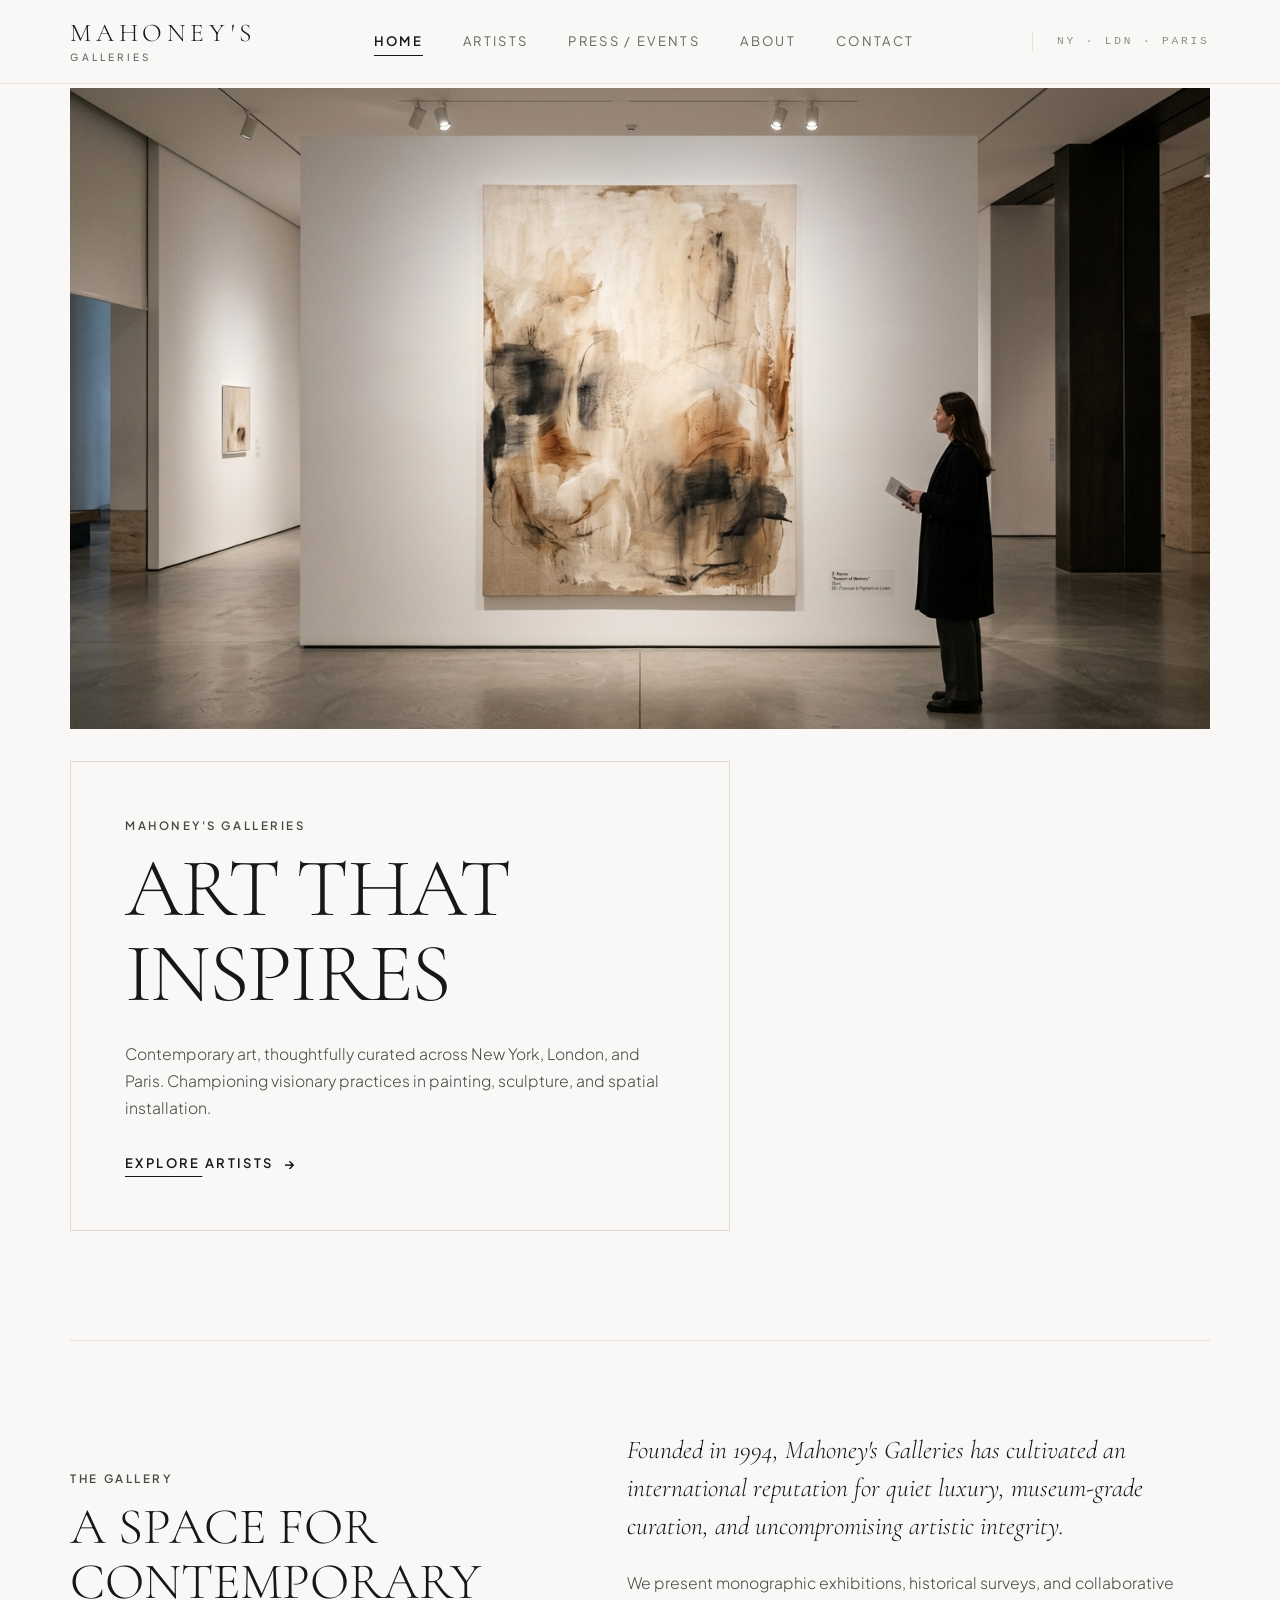
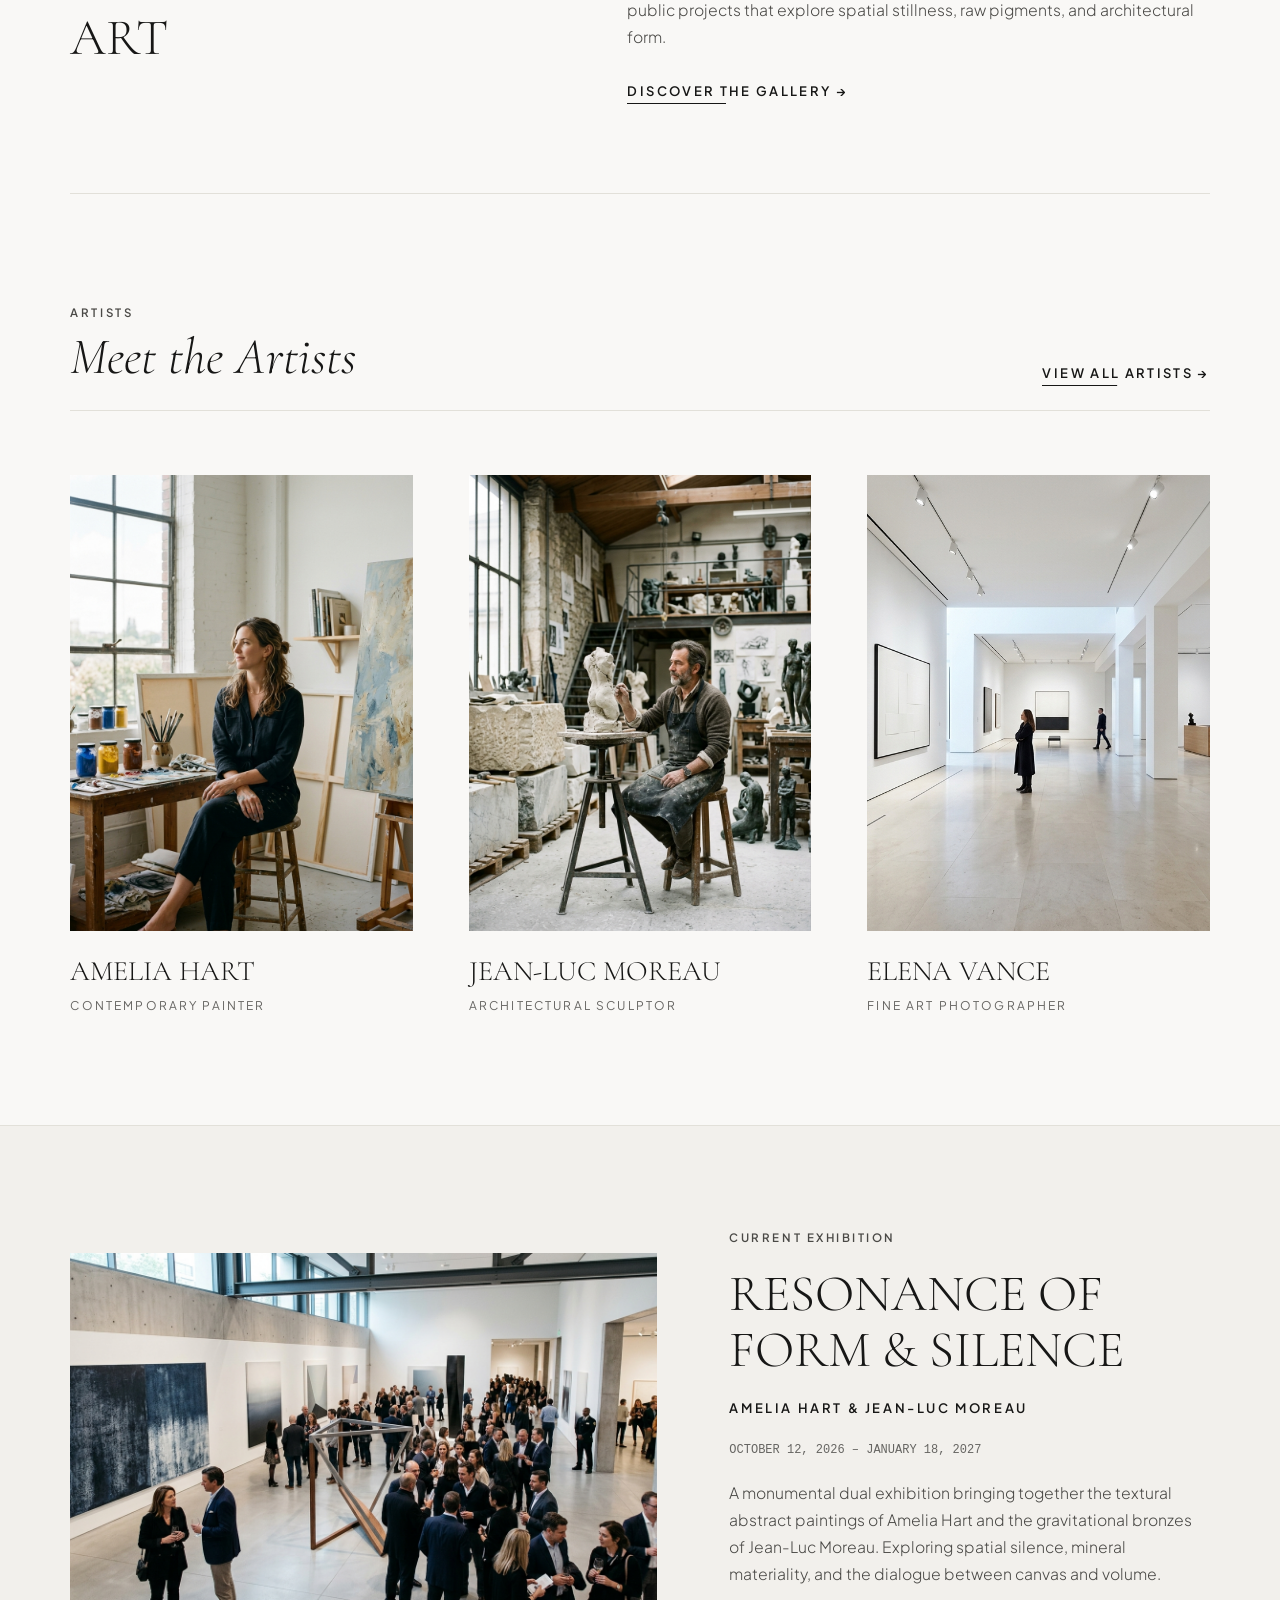
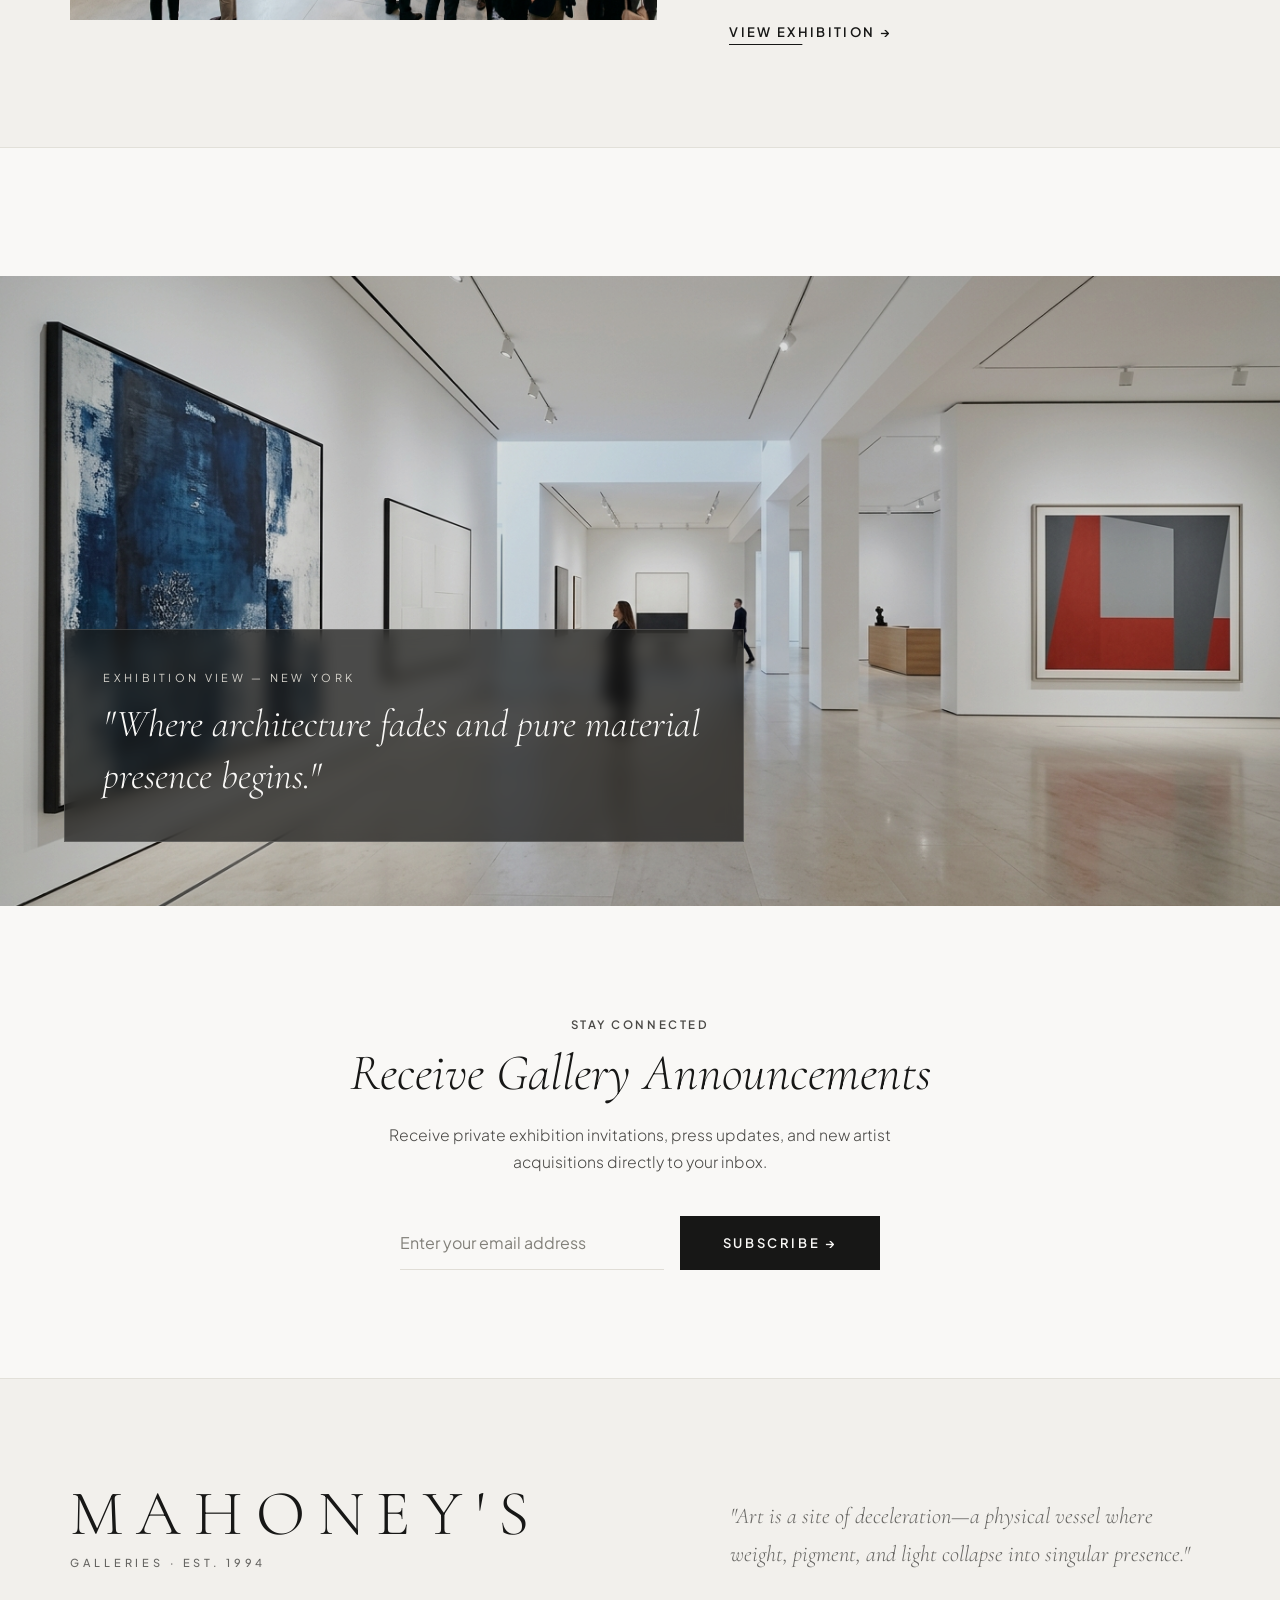
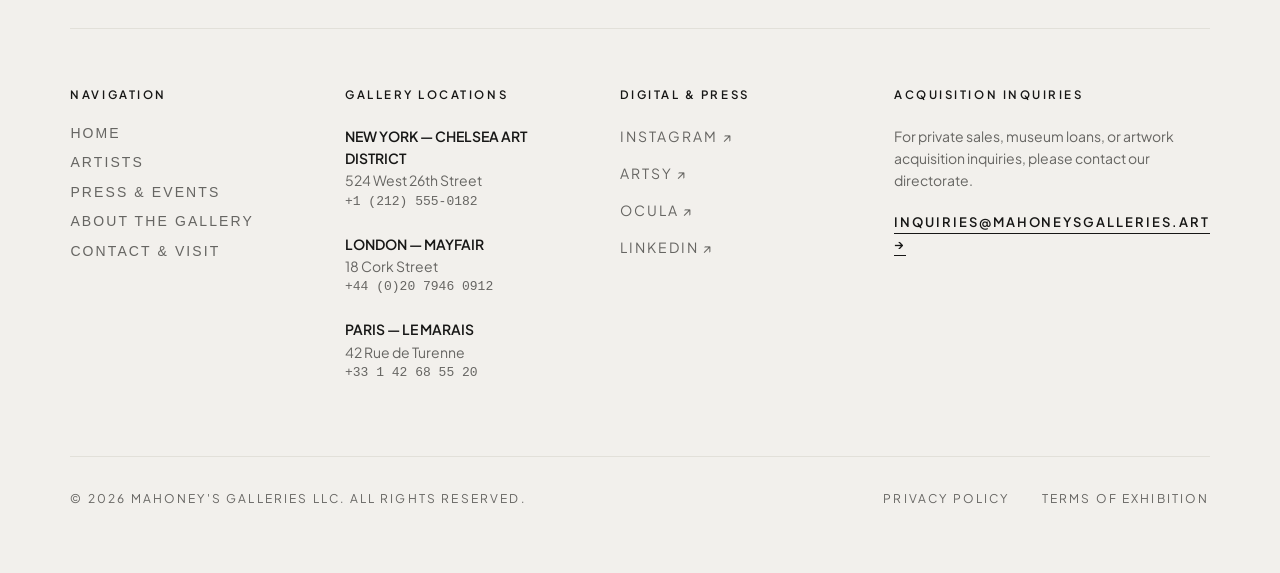
<file: index.html>
<html lang="en"><head>
  <meta charset="UTF-8">
  <meta name="viewport" content="width=device-width, initial-scale=1.0">
  <title>MAHONEY'S GALLERIES | Contemporary Art Institution</title>
  <meta name="description" content="Mahoney's Galleries represents leading contemporary international artists across New York, London, and Paris. Thoughtfully curated exhibitions of modern painting, sculpture, and spatial installation art.">
  
  <!-- Open Graph Meta -->
  <meta property="og:title" content="MAHONEY'S GALLERIES | Contemporary Art &amp; Curated Exhibitions">
  <meta property="og:description" content="A space for contemporary art, ideas, and connection. Representing international contemporary artists.">
  <meta property="og:type" content="website">
  
  <!-- Google Fonts: Cormorant Garamond (Editorial Serif) & Plus Jakarta Sans (Clean Sans-Serif) -->
  <link rel="preconnect" href="https://fonts.googleapis.com">
  <link rel="preconnect" href="https://fonts.gstatic.com" crossorigin="">
  <link href="https://fonts.googleapis.com/css2?family=Cormorant+Garamond:ital,wght@0,300;0,400;0,500;0,600;1,300;1,400&amp;family=Plus+Jakarta+Sans:wght@300;400;500;600;700&amp;display=swap" rel="stylesheet">
  
  <!-- Design System CSS -->
  <link rel="stylesheet" href="src/index.css">
</head>
<body>
  
  <!-- App Mounting Container -->
  <div id="root">
      <div style="min-height: 100vh; display: flex; flex-direction: column; background-color: #F9F8F6; color: #171716;">
        
      <header style="position: fixed; top: 0; left: 0; right: 0; z-index: 40; background-color: rgba(249, 248, 246, 0.96); backdrop-filter: blur(8px); border-bottom: 1px solid #E2E0D9; padding: 1.25rem 0; transition: all 0.3s ease;">
        <div class="gallery-container" style="display: flex; align-items: center; justify-content: space-between;">
          
          <!-- Logo -->
          <button data-nav="home" style="background: none; border: none; text-align: left; cursor: pointer; padding: 0;">
            <span class="font-serif" style="font-size: clamp(1.4rem, 2vw, 1.75rem); letter-spacing: 0.18em; text-transform: uppercase; font-weight: 300; display: block; line-height: 1; color: #171716;">
              MAHONEY'S
            </span>
            <span class="font-sans" style="font-size: 0.625rem; letter-spacing: 0.32em; color: #666562; text-transform: uppercase; display: block; margin-top: 5px; font-weight: 500;">
              GALLERIES
            </span>
          </button>

          <!-- Desktop Nav (860px+) -->
          <nav class="nav-desktop-only" style="align-items: center; gap: 2.5rem;">
            
                <button data-nav="home" class="header-nav-link" style="color: #171716; font-weight: 600; border-bottom: 1px solid #171716;">
                  Home
                </button>
              
                <button data-nav="artists" class="header-nav-link" style="color: #666562; font-weight: 400; border-bottom: 1px solid transparent;">
                  Artists
                </button>
              
                <button data-nav="press-events" class="header-nav-link" style="color: #666562; font-weight: 400; border-bottom: 1px solid transparent;">
                  Press / Events
                </button>
              
                <button data-nav="about" class="header-nav-link" style="color: #666562; font-weight: 400; border-bottom: 1px solid transparent;">
                  About
                </button>
              
                <button data-nav="contact" class="header-nav-link" style="color: #666562; font-weight: 400; border-bottom: 1px solid transparent;">
                  Contact
                </button>
              
          </nav>

          <!-- Location Indicator Desktop -->
          <div class="nav-desktop-only" style="align-items: center; gap: 0.6rem; font-size: 0.7rem; letter-spacing: 0.25em; color: #8E8C86; font-family: var(--font-mono); text-transform: uppercase; border-left: 1px solid #E2E0D9; padding-left: 1.5rem;">
            <span>NY</span><span>·</span><span>LDN</span><span>·</span><span>PARIS</span>
          </div>

          <!-- Mobile Hamburger Toggle (< 860px) -->
          <button id="toggle-mobile-menu" class="hamburger-mobile-only" style="background: none; border: none; cursor: pointer; font-family: var(--font-sans); font-size: 0.8125rem; letter-spacing: 0.2em; text-transform: uppercase; font-weight: 600; color: #171716; padding: 0.5rem 0; align-items: center; gap: 0.5rem;">
            <span>MENU</span>
            <span style="font-size: 1.2rem; line-height: 1;">☰</span>
          </button>

        </div>
      </header>
    
        <main style="flex: 1;">
          
      <div style="padding-top: 5.5rem;">
        
        <!-- HERO SECTION -->
        <section class="gallery-container section-margin">
          <div class="hero-wrapper">
            
            <!-- Hero Image Container (65-75vh mobile) -->
            <div class="art-img-container" style="aspect-ratio: 16/9; max-height: 75vh; min-height: 50vh;">
              <img src="images/hero_artwork.jpg" alt="Contemporary Art Exhibition Hero Canvas">
            </div>

            <!-- Dedicated High-Contrast Text Card -->
            <div class="hero-text-card">
              <span class="section-label" style="display: block; margin-bottom: 0.75rem;">MAHONEY'S GALLERIES</span>
              
              <h1 class="hero-display-title" style="text-transform: uppercase; margin-bottom: 1.5rem;">
                ART THAT<br>INSPIRES
              </h1>
              
              <p class="body-text-editorial" style="margin-bottom: 2rem;">
                Contemporary art, thoughtfully curated across New York, London, and Paris. Championing visionary practices in painting, sculpture, and spatial installation.
              </p>

              <div>
                <button data-nav="artists" class="link-editorial">
                  <span>EXPLORE ARTISTS</span> <span class="arrow-icon">→</span>
                </button>
              </div>
            </div>

          </div>
        </section>

        <!-- INTRODUCTION SECTION -->
        <section class="gallery-container section-margin">
          <div style="border-top: 1px solid #E2E0D9; border-bottom: 1px solid #E2E0D9; padding: clamp(3.5rem, 7vw, 6.5rem) 0;">
            <div class="intro-grid">
              <div>
                <span class="section-label" style="display: block; margin-bottom: 0.75rem;">THE GALLERY</span>
                <h2 class="section-heading-large" style="text-transform: uppercase;">
                  A SPACE FOR<br>CONTEMPORARY<br>ART
                </h2>
              </div>
              <div style="display: flex; flex-direction: column; gap: 1.5rem;">
                <p class="font-serif" style="font-size: clamp(1.25rem, 2vw, 1.65rem); font-style: italic; font-weight: 300; line-height: 1.5; color: #171716;">
                  Founded in 1994, Mahoney's Galleries has cultivated an international reputation for quiet luxury, museum-grade curation, and uncompromising artistic integrity.
                </p>
                <p class="body-text-editorial">
                  We present monographic exhibitions, historical surveys, and collaborative public projects that explore spatial stillness, raw pigments, and architectural form.
                </p>
                <div style="padding-top: 0.5rem;">
                  <button data-nav="about" class="link-editorial">
                    DISCOVER THE GALLERY →
                  </button>
                </div>
              </div>
            </div>
          </div>
        </section>

        <!-- FEATURED ARTISTS -->
        <section class="gallery-container section-margin">
          <div style="display: flex; flex-wrap: wrap; justify-content: space-between; align-items: flex-end; gap: 1.5rem; margin-bottom: clamp(2.5rem, 5vw, 4rem); border-bottom: 1px solid #E2E0D9; padding-bottom: 1.5rem;">
            <div>
              <span class="section-label" style="display: block; margin-bottom: 0.5rem;">ARTISTS</span>
              <h2 class="section-heading-large" style="font-style: italic;">Meet the Artists</h2>
            </div>
            <button data-nav="artists" class="link-editorial">VIEW ALL ARTISTS →</button>
          </div>

          <div class="artists-grid">
            
              <div data-select-artist="amelia-hart" style="cursor: pointer;">
                <div class="art-img-container" style="aspect-ratio: 3/4; margin-bottom: 1.5rem;">
                  <img src="images/artist_amelia.jpg" alt="AMELIA HART">
                </div>
                <h3 class="subheading-title" style="margin-bottom: 0.5rem;">AMELIA HART</h3>
                <p class="font-sans" style="font-size: clamp(0.75rem, 0.9vw, 0.875rem); letter-spacing: 0.18em; color: #666562; text-transform: uppercase;">
                  Contemporary Painter
                </p>
              </div>
            
              <div data-select-artist="jean-luc-moreau" style="cursor: pointer;">
                <div class="art-img-container" style="aspect-ratio: 3/4; margin-bottom: 1.5rem;">
                  <img src="images/artist_jean_luc.jpg" alt="JEAN-LUC MOREAU">
                </div>
                <h3 class="subheading-title" style="margin-bottom: 0.5rem;">JEAN-LUC MOREAU</h3>
                <p class="font-sans" style="font-size: clamp(0.75rem, 0.9vw, 0.875rem); letter-spacing: 0.18em; color: #666562; text-transform: uppercase;">
                  Architectural Sculptor
                </p>
              </div>
            
              <div data-select-artist="elena-vance" style="cursor: pointer;">
                <div class="art-img-container" style="aspect-ratio: 3/4; margin-bottom: 1.5rem;">
                  <img src="images/gallery_interior.jpg" alt="ELENA VANCE">
                </div>
                <h3 class="subheading-title" style="margin-bottom: 0.5rem;">ELENA VANCE</h3>
                <p class="font-sans" style="font-size: clamp(0.75rem, 0.9vw, 0.875rem); letter-spacing: 0.18em; color: #666562; text-transform: uppercase;">
                  Fine Art Photographer
                </p>
              </div>
            
          </div>
        </section>

        <!-- CURRENT EXHIBITION -->
        <section style="background-color: #F2F0EC; border-top: 1px solid #E2E0D9; border-bottom: 1px solid #E2E0D9; padding: clamp(4rem, 8vw, 8rem) 0; margin-bottom: clamp(4.5rem, 10vw, 10.5rem);">
          <div class="gallery-container">
            <div class="exhibition-grid">
              <div class="art-img-container" style="aspect-ratio: 16/10;">
                <img src="images/exhibition_installation.jpg" alt="RESONANCE OF FORM &amp; SILENCE">
              </div>
              <div style="display: flex; flex-direction: column; gap: 1.25rem;">
                <span class="section-label">CURRENT EXHIBITION</span>
                <h2 class="section-heading-large" style="text-transform: uppercase;">RESONANCE OF FORM &amp; SILENCE</h2>
                <p class="font-sans" style="font-size: clamp(0.8125rem, 1vw, 0.9375rem); letter-spacing: 0.2em; font-weight: 600; text-transform: uppercase; color: #171716;">
                  AMELIA HART &amp; JEAN-LUC MOREAU
                </p>
                <p class="font-mono" style="font-size: clamp(0.75rem, 0.9vw, 0.8125rem); color: #666562; text-transform: uppercase;">
                  OCTOBER 12, 2026 – JANUARY 18, 2027
                </p>
                <p class="body-text-editorial">A monumental dual exhibition bringing together the textural abstract paintings of Amelia Hart and the gravitational bronzes of Jean-Luc Moreau. Exploring spatial silence, mineral materiality, and the dialogue between canvas and volume.</p>
                <div style="padding-top: 1rem;">
                  <button data-open-event="exhibition-resonance" class="link-editorial">VIEW EXHIBITION →</button>
                </div>
              </div>
            </div>
          </div>
        </section>

        <!-- FULL-WIDTH ARTWORK MOMENT -->
        <section class="section-margin">
          <div style="height: clamp(55vh, 70vh, 80vh); position: relative; overflow: hidden; background-color: #171716;">
            <img src="images/gallery_interior.jpg" alt="Gallery Spatial Moment" style="width: 100%; height: 100%; object-fit: cover; opacity: 0.85;">
            <div style="position: absolute; bottom: clamp(2rem, 5vw, 5rem); left: clamp(1.5rem, 5vw, 5rem); right: clamp(1.5rem, 5vw, 5rem); color: #F9F8F6; max-width: 680px; background-color: rgba(23, 23, 22, 0.7); backdrop-filter: blur(8px); padding: clamp(1.5rem, 3vw, 2.5rem); border: 1px solid rgba(255,255,255,0.15);">
              <span class="font-sans" style="font-size: clamp(0.6875rem, 0.8vw, 0.75rem); letter-spacing: 0.3em; text-transform: uppercase; display: block; margin-bottom: 0.75rem; color: #D5D2CB;">
                EXHIBITION VIEW — NEW YORK
              </span>
              <p class="font-serif" style="font-style: italic; font-size: clamp(1.5rem, 3vw, 2.4rem); font-weight: 300; line-height: 1.35;">
                "Where architecture fades and pure material presence begins."
              </p>
            </div>
          </div>
        </section>

        <!-- NEWSLETTER SECTION -->
        <section class="gallery-container section-margin" style="max-width: 780px; text-align: center;">
          <span class="section-label" style="display: block; margin-bottom: 0.75rem;">STAY CONNECTED</span>
          
          <h2 class="section-heading-large" style="font-style: italic; margin-bottom: 1.25rem;">
            Receive Gallery Announcements
          </h2>
          
          <p class="body-text-editorial" style="max-width: 540px; margin: 0 auto 2.5rem auto;">
            Receive private exhibition invitations, press updates, and new artist acquisitions directly to your inbox.
          </p>
          
          <form id="newsletter-form" style="display: flex; flex-direction: row; flex-wrap: wrap; gap: 1rem; justify-content: center; max-width: 480px; margin: 0 auto;">
            <input type="email" required="" placeholder="Enter your email address" class="form-input-minimal" style="flex: 1 1 240px;">
            <button type="submit" class="btn-primary-dark" style="flex: 0 0 auto;">SUBSCRIBE →</button>
          </form>
        </section>

      </div>
    
        </main>
        
      <footer style="background-color: #F2F0EC; border-top: 1px solid #E2E0D9; color: #171716; padding-top: clamp(4rem, 8vw, 7rem); padding-bottom: 4rem;">
        <div class="gallery-container">
          
          <div style="border-bottom: 1px solid #E2E0D9; padding-bottom: 3.5rem; margin-bottom: 3.5rem; display: flex; flex-wrap: wrap; align-items: flex-end; justify-content: space-between; gap: 2.5rem;">
            <div>
              <span class="font-serif" style="font-size: clamp(2.5rem, 5vw, 4rem); letter-spacing: 0.2em; font-weight: 300; text-transform: uppercase; display: block; line-height: 1;">
                MAHONEY'S
              </span>
              <span class="font-sans" style="font-size: 0.6875rem; letter-spacing: 0.35em; color: #666562; text-transform: uppercase; display: block; margin-top: 8px; font-weight: 500;">
                GALLERIES · EST. 1994
              </span>
            </div>
            <p class="font-serif" style="font-style: italic; font-size: clamp(1.15rem, 1.8vw, 1.4rem); color: #666562; max-width: 480px; font-weight: 300;">
              "Art is a site of deceleration—a physical vessel where weight, pigment, and light collapse into singular presence."
            </p>
          </div>

          <div class="footer-grid" style="margin-bottom: 4.5rem; font-size: 0.875rem;">
            <div>
              <h4 class="section-label" style="margin-bottom: 1.25rem; color: #171716;">NAVIGATION</h4>
              <div style="display: flex; flex-direction: column; gap: 0.85rem; text-transform: uppercase; letter-spacing: 0.15em; color: #666562;">
                <button data-nav="home" style="background: none; border: none; text-transform: uppercase; letter-spacing: 0.15em; color: #666562; text-align: left; cursor: pointer; font-size: 0.875rem;">Home</button>
                <button data-nav="artists" style="background: none; border: none; text-transform: uppercase; letter-spacing: 0.15em; color: #666562; text-align: left; cursor: pointer; font-size: 0.875rem;">Artists</button>
                <button data-nav="press-events" style="background: none; border: none; text-transform: uppercase; letter-spacing: 0.15em; color: #666562; text-align: left; cursor: pointer; font-size: 0.875rem;">Press &amp; Events</button>
                <button data-nav="about" style="background: none; border: none; text-transform: uppercase; letter-spacing: 0.15em; color: #666562; text-align: left; cursor: pointer; font-size: 0.875rem;">About the Gallery</button>
                <button data-nav="contact" style="background: none; border: none; text-transform: uppercase; letter-spacing: 0.15em; color: #666562; text-align: left; cursor: pointer; font-size: 0.875rem;">Contact &amp; Visit</button>
              </div>
            </div>

            <div>
              <h4 class="section-label" style="margin-bottom: 1.25rem; color: #171716;">GALLERY LOCATIONS</h4>
              <div style="display: flex; flex-direction: column; gap: 1.25rem; color: #666562; line-height: 1.6;">
                
                  <div>
                    <strong style="color: #171716; text-transform: uppercase; display: block; font-weight: 600;">New York — Chelsea Art District</strong>
                    <p style="font-size: 0.875rem;">524 West 26th Street</p>
                    <p class="font-mono" style="font-size: 0.8125rem;">+1 (212) 555-0182</p>
                  </div>
                
                  <div>
                    <strong style="color: #171716; text-transform: uppercase; display: block; font-weight: 600;">London — Mayfair</strong>
                    <p style="font-size: 0.875rem;">18 Cork Street</p>
                    <p class="font-mono" style="font-size: 0.8125rem;">+44 (0)20 7946 0912</p>
                  </div>
                
                  <div>
                    <strong style="color: #171716; text-transform: uppercase; display: block; font-weight: 600;">Paris — Le Marais</strong>
                    <p style="font-size: 0.875rem;">42 Rue de Turenne</p>
                    <p class="font-mono" style="font-size: 0.8125rem;">+33 1 42 68 55 20</p>
                  </div>
                
              </div>
            </div>

            <div>
              <h4 class="section-label" style="margin-bottom: 1.25rem; color: #171716;">DIGITAL &amp; PRESS</h4>
              <div style="display: flex; flex-direction: column; gap: 0.85rem; text-transform: uppercase; letter-spacing: 0.15em; color: #666562;">
                <a href="https://instagram.com" target="_blank" style="color: #666562; text-decoration: none;">Instagram ↗</a>
                <a href="https://artsy.net" target="_blank" style="color: #666562; text-decoration: none;">Artsy ↗</a>
                <a href="https://ocula.com" target="_blank" style="color: #666562; text-decoration: none;">Ocula ↗</a>
                <a href="https://linkedin.com" target="_blank" style="color: #666562; text-decoration: none;">LinkedIn ↗</a>
              </div>
            </div>

            <div>
              <h4 class="section-label" style="margin-bottom: 1.25rem; color: #171716;">ACQUISITION INQUIRIES</h4>
              <p style="color: #666562; margin-bottom: 1.25rem; line-height: 1.6; font-size: 0.875rem;">
                For private sales, museum loans, or artwork acquisition inquiries, please contact our directorate.
              </p>
              <a href="mailto:inquiries@mahoneysgalleries.art" style="color: #171716; font-weight: 600; text-transform: uppercase; letter-spacing: 0.15em; border-bottom: 1px solid #171716; padding-bottom: 3px; text-decoration: none; font-size: 0.8125rem;">
                inquiries@mahoneysgalleries.art →
              </a>
            </div>
          </div>

          <div style="border-top: 1px solid #E2E0D9; padding-top: 2rem; display: flex; flex-wrap: wrap; justify-content: space-between; align-items: center; gap: 1.5rem; font-size: 0.75rem; color: #666562; letter-spacing: 0.18em; text-transform: uppercase;">
            <p>© 2026 MAHONEY'S GALLERIES LLC. ALL RIGHTS RESERVED.</p>
            <div style="display: flex; gap: 2rem;">
              <span>PRIVACY POLICY</span>
              <span>TERMS OF EXHIBITION</span>
            </div>
          </div>
        </div>
      </footer>
    
        
        
      </div>
    </div>

  <!-- Standalone Browser Script (Zero Build Step Required, Works Directly via file:// or http://) -->
  <script src="js/app.js"></script>



</body></html>
</file>
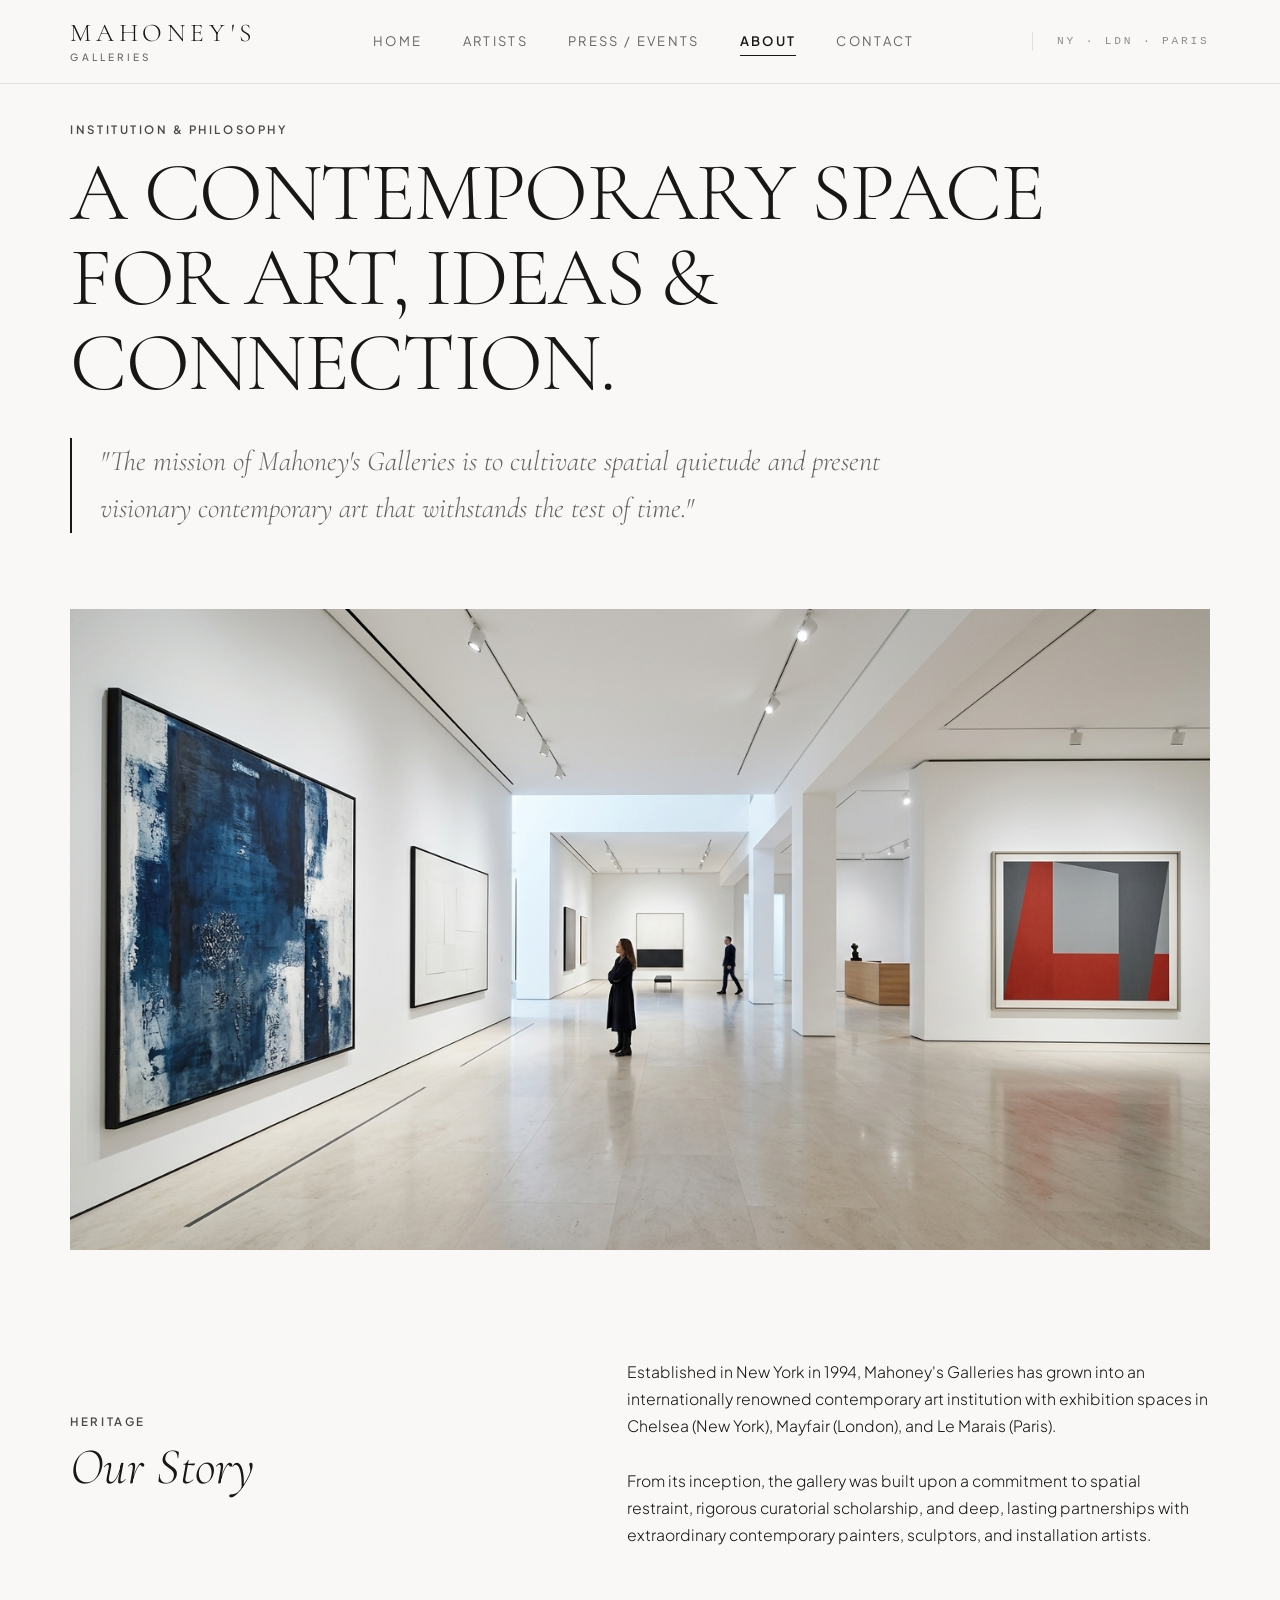
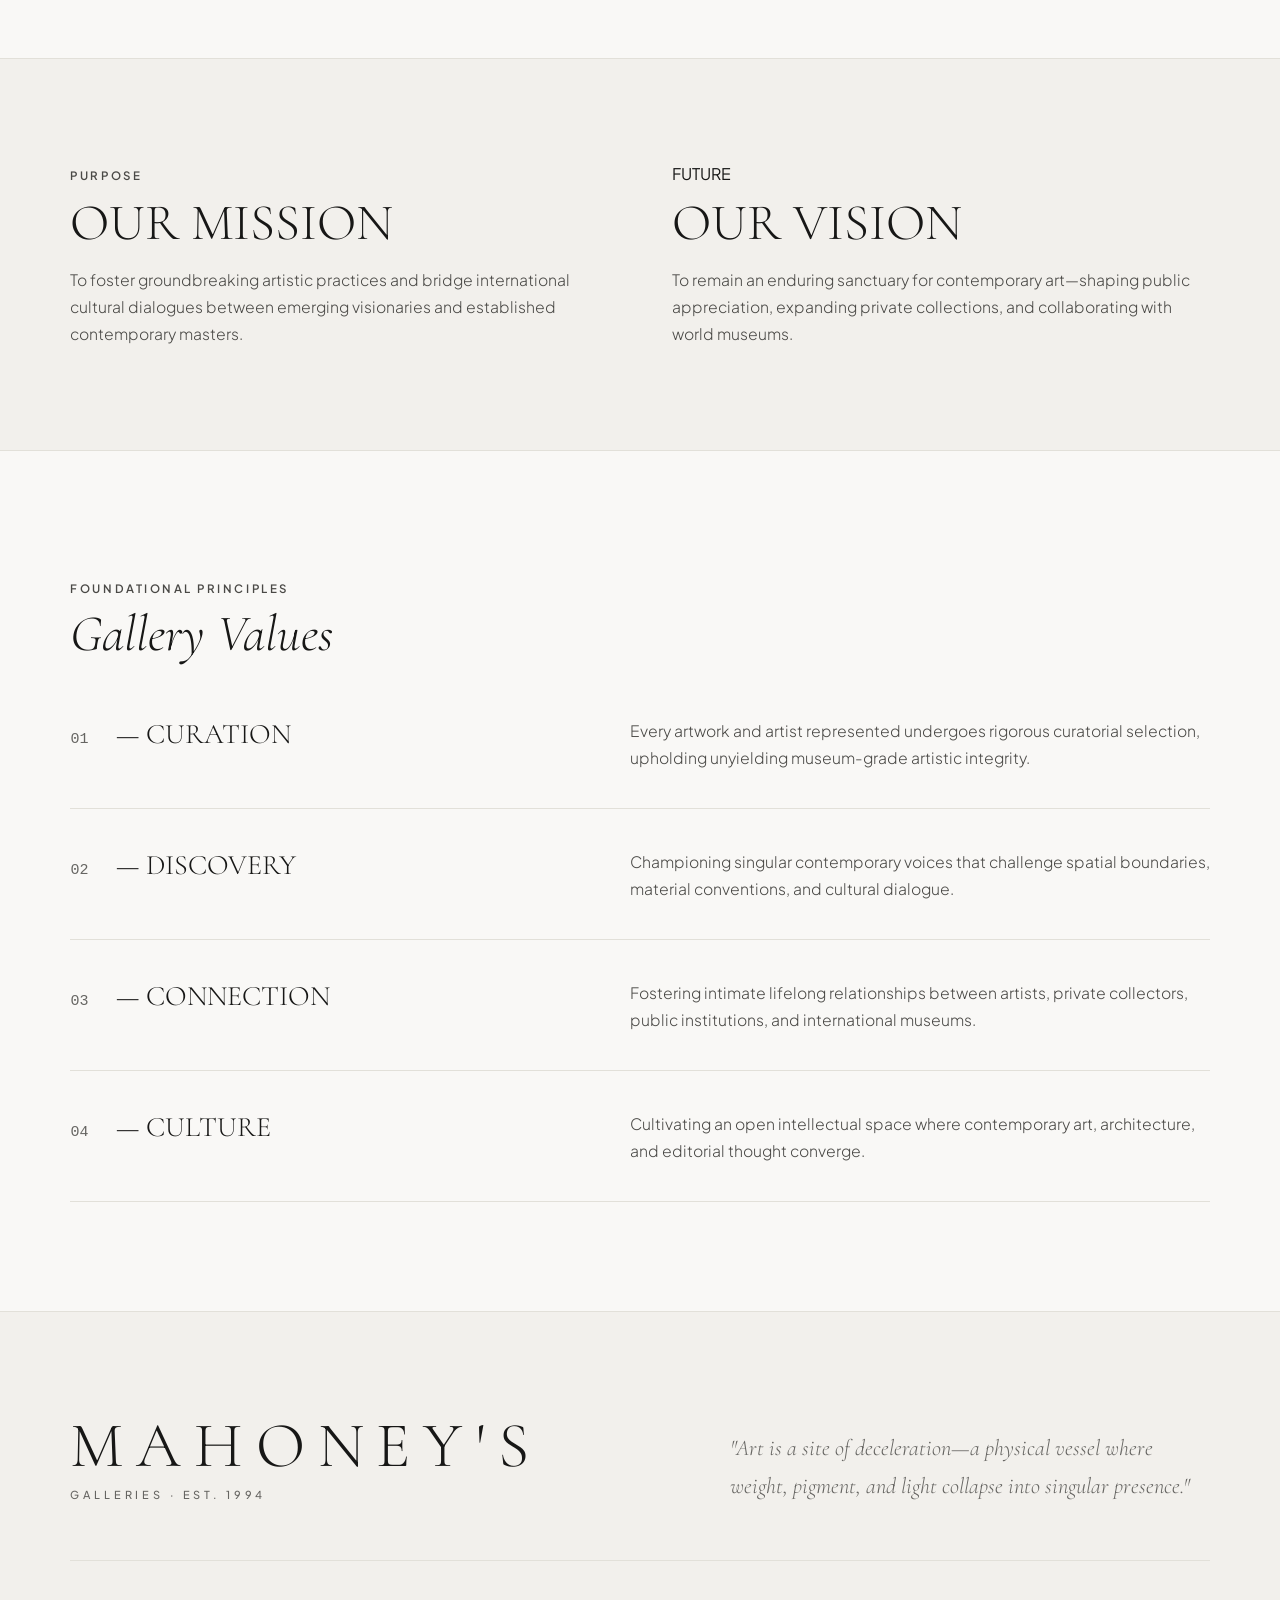
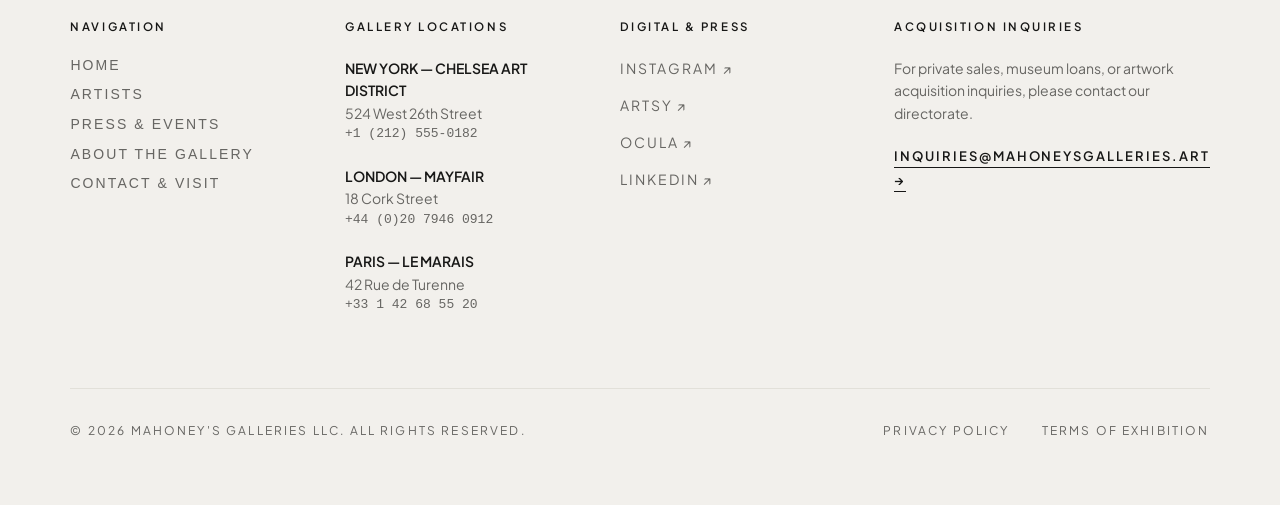
<file: about.html>
<!DOCTYPE html>
<html lang="en">
<head>
  <meta charset="UTF-8" />
  <meta name="viewport" content="width=device-width, initial-scale=1.0" />
  <title>About the Gallery | MAHONEY'S GALLERIES</title>
  <link rel="preconnect" href="https://fonts.googleapis.com">
  <link rel="preconnect" href="https://fonts.gstatic.com" crossorigin>
  <link href="https://fonts.googleapis.com/css2?family=Cormorant+Garamond:ital,wght@0,300;0,400;0,500;0,600;1,300;1,400&family=Plus+Jakarta+Sans:wght@300;400;500;600;700&display=swap" rel="stylesheet">
  <link rel="stylesheet" href="src/index.css" />
</head>
<body>
  <div id="root"></div>
  <script src="js/app.js"></script>
  <script>
    window.addEventListener('DOMContentLoaded', () => {
      setTimeout(() => {
        const btn = document.querySelector('[data-nav="about"]');
        if (btn) btn.click();
      }, 50);
    });
  </script>
</body>
</html>
</file>
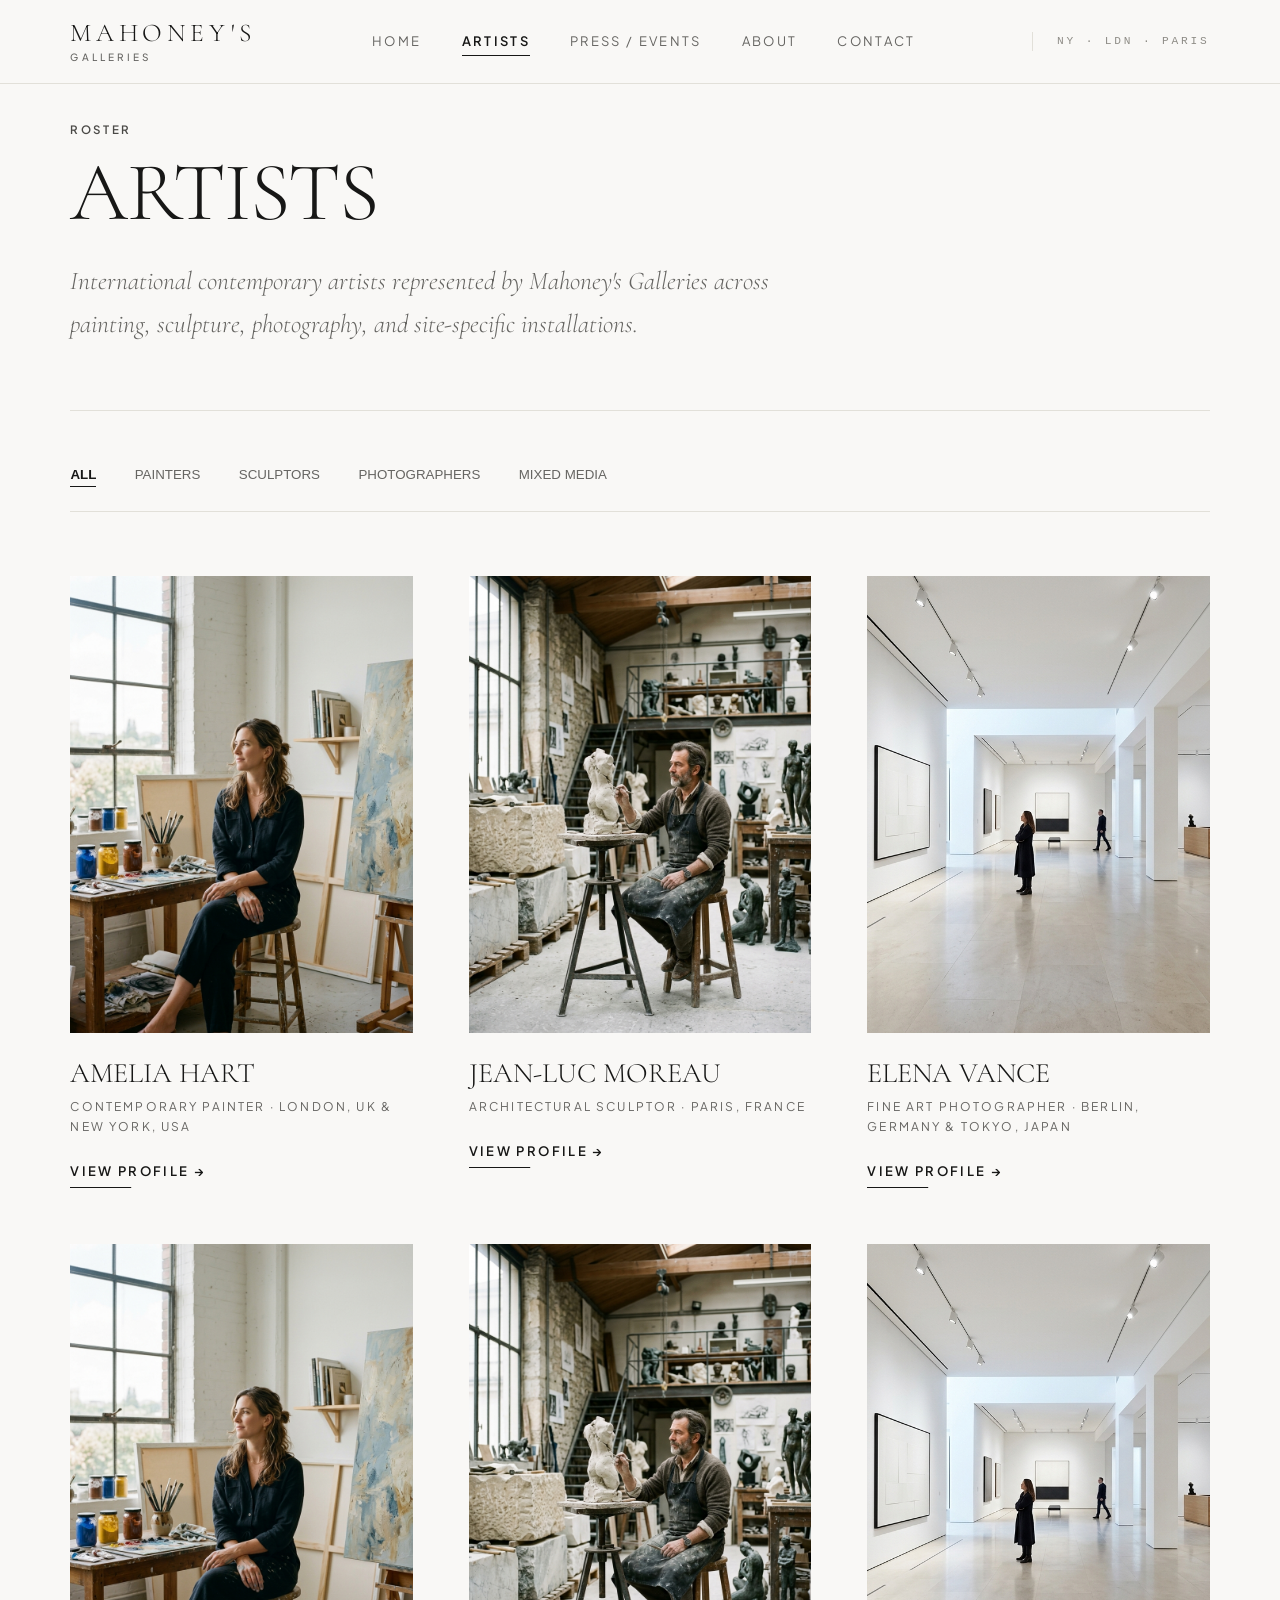
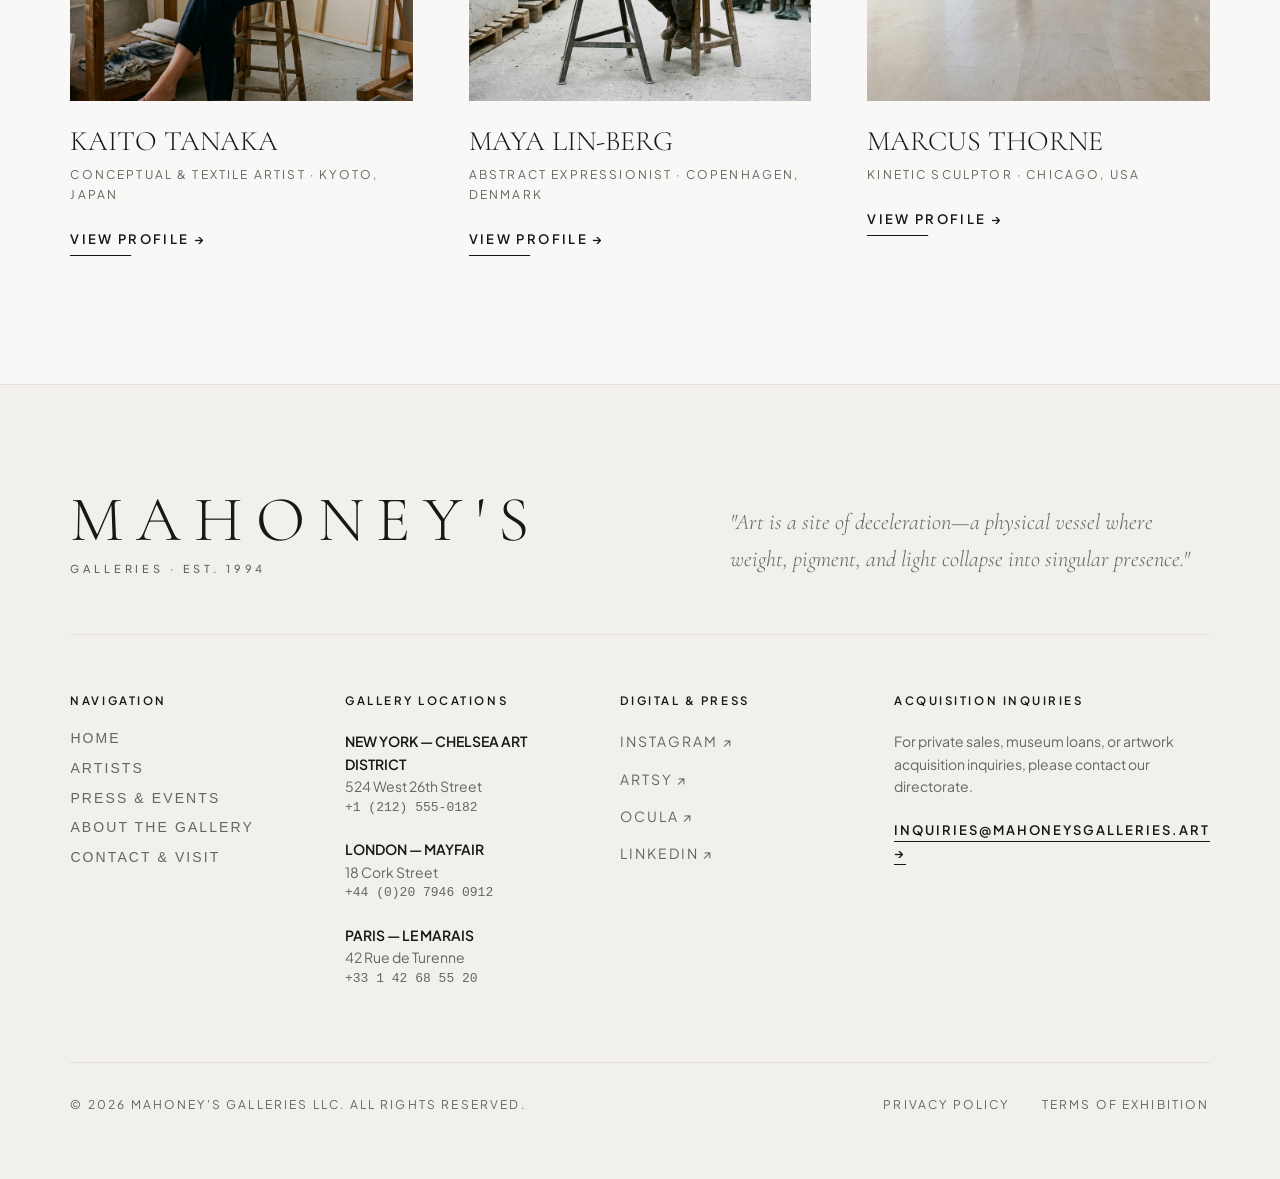
<file: artists.html>
<!DOCTYPE html>
<html lang="en">
<head>
  <meta charset="UTF-8" />
  <meta name="viewport" content="width=device-width, initial-scale=1.0" />
  <title>Represented Artists | MAHONEY'S GALLERIES</title>
  <link rel="preconnect" href="https://fonts.googleapis.com">
  <link rel="preconnect" href="https://fonts.gstatic.com" crossorigin>
  <link href="https://fonts.googleapis.com/css2?family=Cormorant+Garamond:ital,wght@0,300;0,400;0,500;0,600;1,300;1,400&family=Plus+Jakarta+Sans:wght@300;400;500;600;700&display=swap" rel="stylesheet">
  <link rel="stylesheet" href="src/index.css" />
</head>
<body>
  <div id="root"></div>
  <script src="js/app.js"></script>
  <script>
    window.addEventListener('DOMContentLoaded', () => {
      setTimeout(() => {
        const btn = document.querySelector('[data-nav="artists"]');
        if (btn) btn.click();
      }, 50);
    });
  </script>
</body>
</html>
</file>
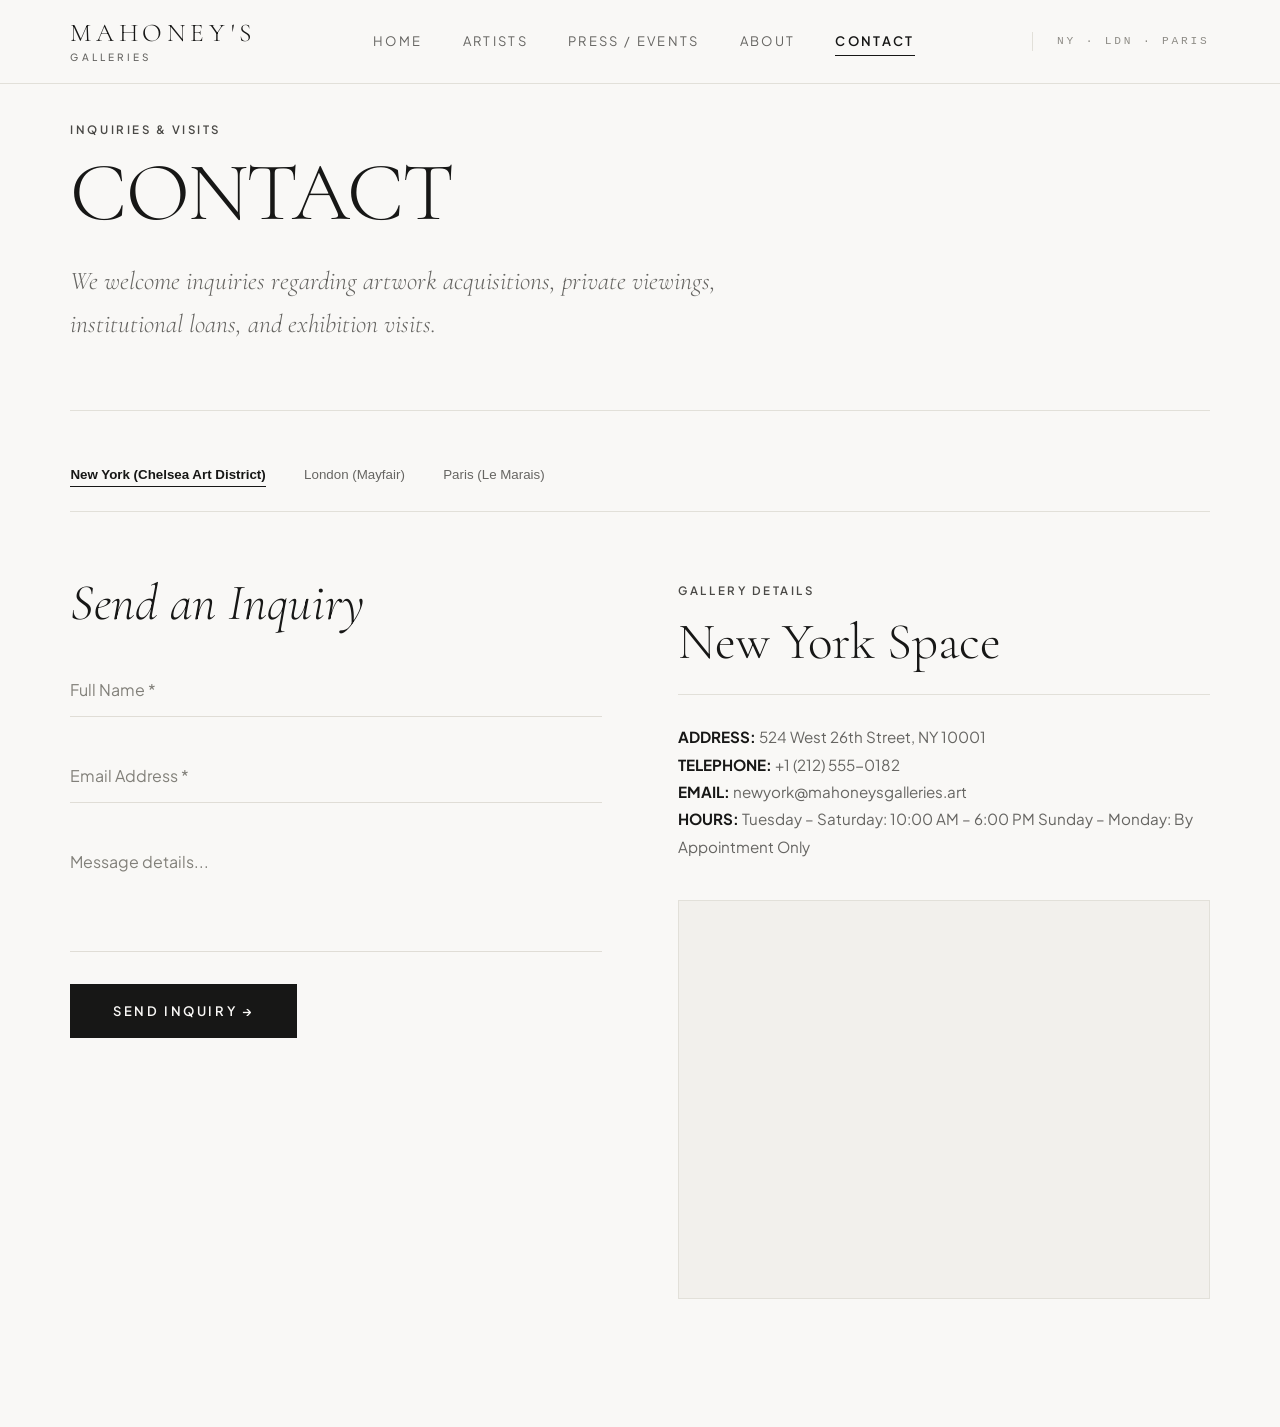
<file: contact.html>
<!DOCTYPE html>
<html lang="en">
<head>
  <meta charset="UTF-8" />
  <meta name="viewport" content="width=device-width, initial-scale=1.0" />
  <title>Contact & Locations | MAHONEY'S GALLERIES</title>
  <link rel="preconnect" href="https://fonts.googleapis.com">
  <link rel="preconnect" href="https://fonts.gstatic.com" crossorigin>
  <link href="https://fonts.googleapis.com/css2?family=Cormorant+Garamond:ital,wght@0,300;0,400;0,500;0,600;1,300;1,400&family=Plus+Jakarta+Sans:wght@300;400;500;600;700&display=swap" rel="stylesheet">
  <link rel="stylesheet" href="src/index.css" />
</head>
<body>
  <div id="root"></div>
  <script src="js/app.js"></script>
  <script>
    window.addEventListener('DOMContentLoaded', () => {
      setTimeout(() => {
        const btn = document.querySelector('[data-nav="contact"]');
        if (btn) btn.click();
      }, 50);
    });
  </script>
</body>
</html>
</file>
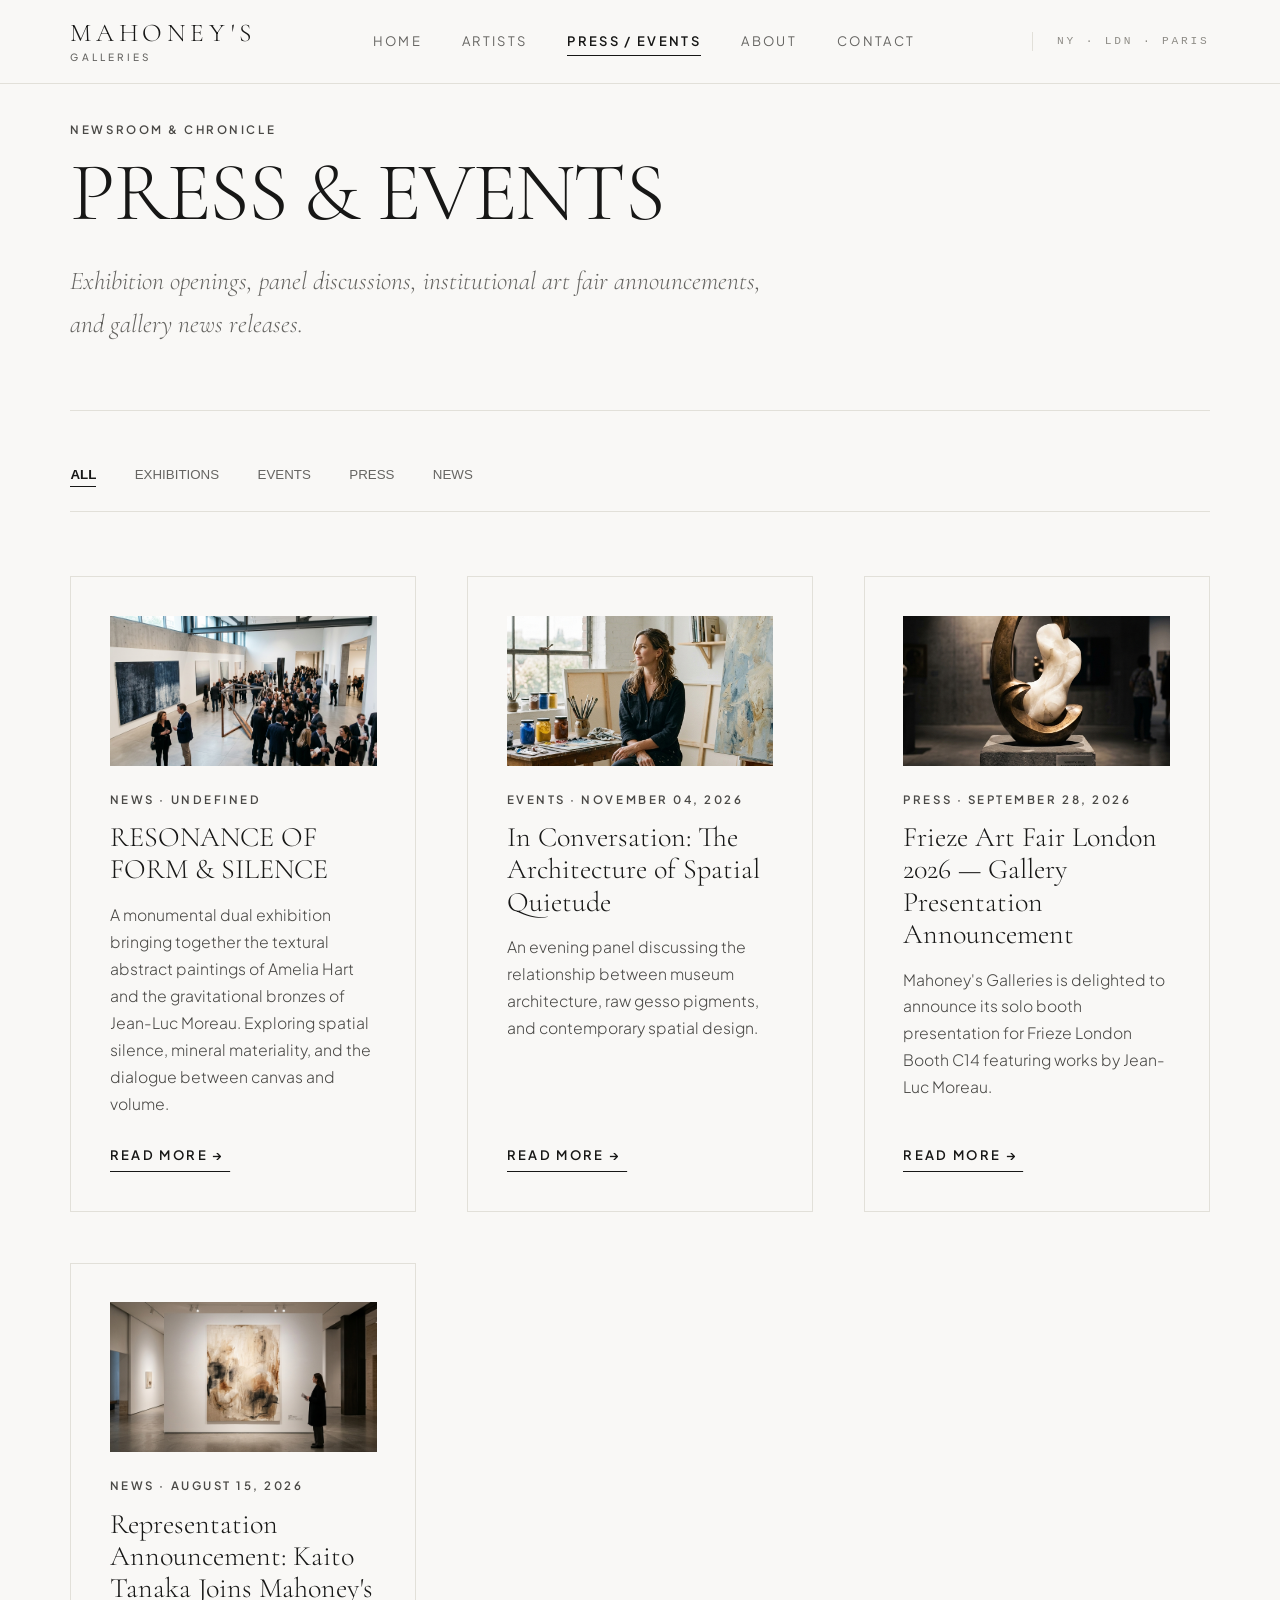
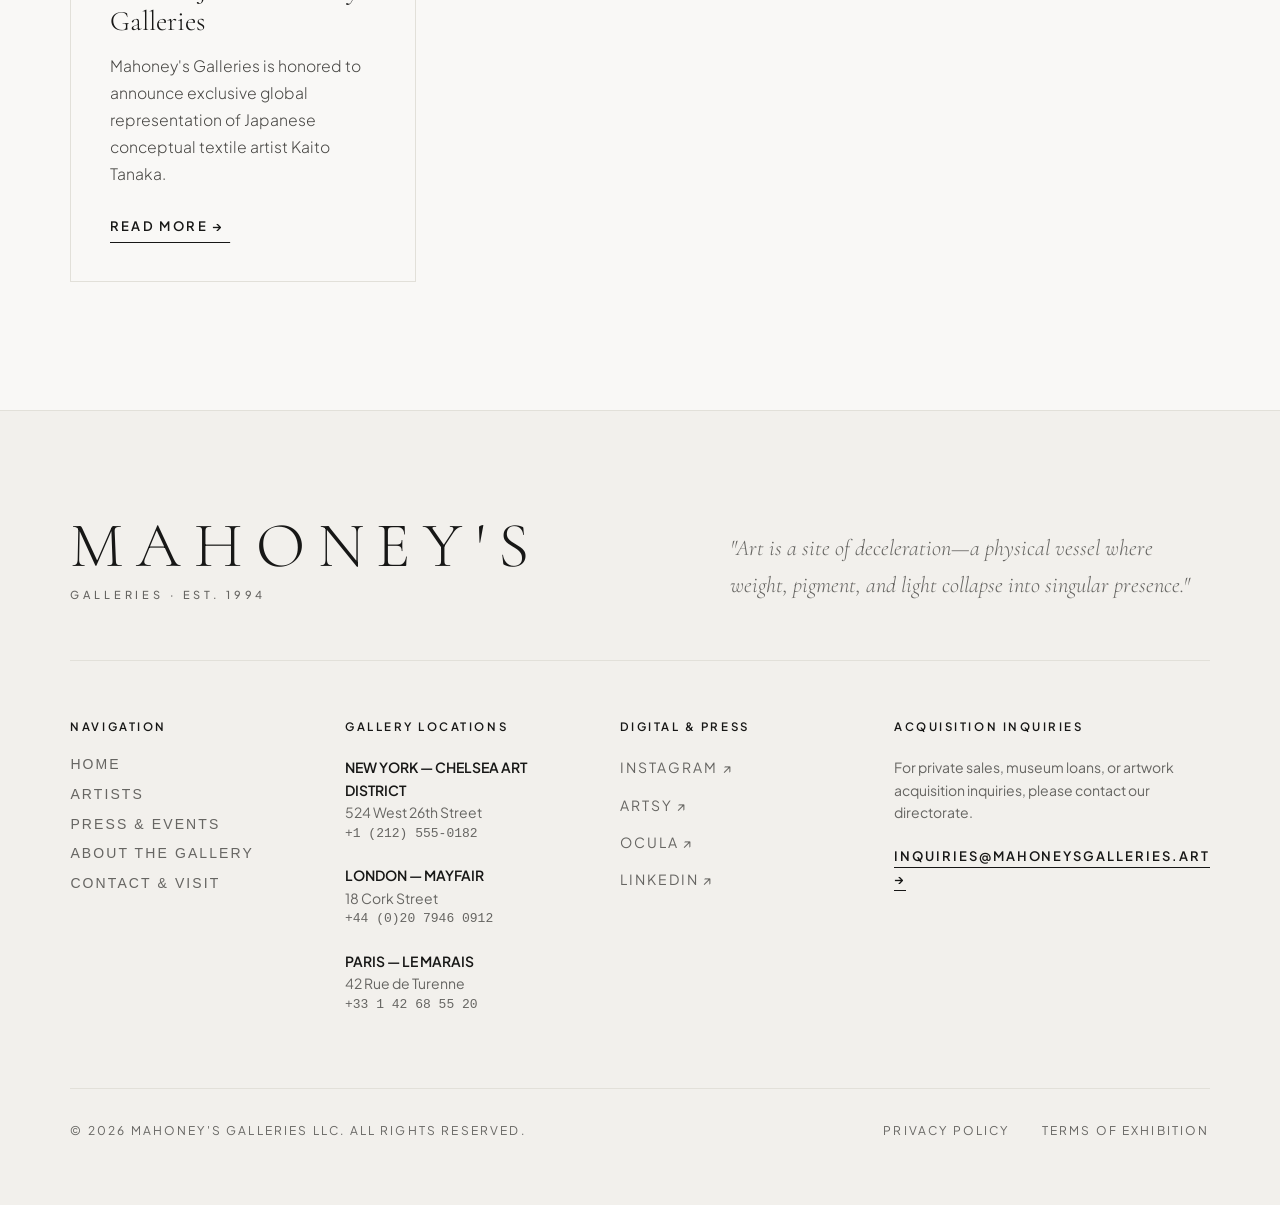
<file: press-events.html>
<!DOCTYPE html>
<html lang="en">
<head>
  <meta charset="UTF-8" />
  <meta name="viewport" content="width=device-width, initial-scale=1.0" />
  <title>Press & Events | MAHONEY'S GALLERIES</title>
  <link rel="preconnect" href="https://fonts.googleapis.com">
  <link rel="preconnect" href="https://fonts.gstatic.com" crossorigin>
  <link href="https://fonts.googleapis.com/css2?family=Cormorant+Garamond:ital,wght@0,300;0,400;0,500;0,600;1,300;1,400&family=Plus+Jakarta+Sans:wght@300;400;500;600;700&display=swap" rel="stylesheet">
  <link rel="stylesheet" href="src/index.css" />
</head>
<body>
  <div id="root"></div>
  <script src="js/app.js"></script>
  <script>
    window.addEventListener('DOMContentLoaded', () => {
      setTimeout(() => {
        const btn = document.querySelector('[data-nav="press-events"]');
        if (btn) btn.click();
      }, 50);
    });
  </script>
</body>
</html>
</file>
<file: src/index.css>
/* ==========================================================================
   MAHONEY'S GALLERIES — FINAL PRECISION POLISH DESIGN SYSTEM
   Artwork First · Typography Second · Whitespace Always
   ========================================================================== */

:root {
  /* Color Palette */
  --bg-primary: #F9F8F6;
  --bg-secondary: #F2F0EC;
  --bg-card: #FFFFFF;
  --bg-dark: #171716;
  --text-primary: #171716;
  --text-secondary: #4A4946;
  --text-muted: #82807A;
  --text-light: #F9F8F6;
  --border-color: #E0DDD6;
  --border-dark: #171716;

  /* Typography Families */
  --font-serif: 'Cormorant Garamond', Georgia, serif;
  --font-sans: 'Plus Jakarta Sans', system-ui, -apple-system, sans-serif;
  --font-mono: ui-monospace, 'Cascadia Code', monospace;
}

/* Global Reset & Base */
*, *::before, *::after {
  box-sizing: border-box;
  margin: 0;
  padding: 0;
}

html {
  scroll-behavior: smooth;
  background-color: var(--bg-primary);
  color: var(--text-primary);
  font-family: var(--font-sans);
  -webkit-font-smoothing: antialiased;
  -moz-osx-font-smoothing: grayscale;
  font-size: 16px;
}

body {
  background-color: var(--bg-primary);
  color: var(--text-primary);
  min-height: 100vh;
  overflow-x: hidden;
  line-height: 1.68;
}

/* Custom Editorial Scrollbar */
::-webkit-scrollbar {
  width: 6px;
  height: 6px;
}
::-webkit-scrollbar-track {
  background: var(--bg-primary);
}
::-webkit-scrollbar-thumb {
  background: #C8C5BD;
  border-radius: 0px;
}
::-webkit-scrollbar-thumb:hover {
  background: #99968F;
}

/* Layout Containers with Fluid Margins */
.gallery-container {
  width: 100%;
  max-width: 1440px;
  margin-left: auto;
  margin-right: auto;
  padding-left: 1.5rem; /* 24px mobile */
  padding-right: 1.5rem;
}

@media (min-width: 768px) {
  .gallery-container {
    padding-left: 4.5vw;
    padding-right: 4.5vw;
  }
}

@media (min-width: 1280px) {
  .gallery-container {
    padding-left: 5.5vw;
    padding-right: 5.5vw;
  }
}

/* Fluid Typography System */
.font-serif {
  font-family: var(--font-serif);
}

.font-sans {
  font-family: var(--font-sans);
}

.font-mono {
  font-family: var(--font-mono);
}

/* Display Titles & Headings */
.hero-display-title {
  font-family: var(--font-serif);
  font-weight: 300;
  letter-spacing: -0.02em;
  line-height: 1.02;
  font-size: clamp(2.85rem, 6.5vw, 5.75rem); /* 45px mobile to 92px desktop */
  color: var(--text-primary);
}

.section-heading-large {
  font-family: var(--font-serif);
  font-weight: 300;
  line-height: 1.08;
  font-size: clamp(2.25rem, 4vw, 3.85rem); /* 36px mobile to 62px desktop */
  color: var(--text-primary);
}

.subheading-title {
  font-family: var(--font-serif);
  font-weight: 300;
  line-height: 1.15;
  font-size: clamp(1.5rem, 2.2vw, 2.35rem); /* 24px mobile to 37.5px desktop */
  color: var(--text-primary);
}

.body-text-editorial {
  font-family: var(--font-sans);
  font-size: clamp(0.98rem, 1.12vw, 1.125rem); /* 15.7px mobile to 18px desktop */
  line-height: 1.72;
  color: var(--text-secondary);
  font-weight: 300;
}

.section-label {
  font-family: var(--font-sans);
  font-size: clamp(0.72rem, 0.8vw, 0.8125rem); /* 11.5px to 13px */
  font-weight: 600;
  letter-spacing: 0.22em;
  text-transform: uppercase;
  color: var(--text-secondary);
}

/* Section Vertical Rhythm */
.section-margin {
  margin-bottom: clamp(4.25rem, 8.5vw, 9rem);
}

/* Links & Buttons */
.link-editorial {
  display: inline-flex;
  align-items: center;
  gap: 0.65rem;
  font-family: var(--font-sans);
  font-size: clamp(0.8125rem, 0.9vw, 0.9375rem); /* 13px to 15px */
  font-weight: 600;
  letter-spacing: 0.18em;
  text-transform: uppercase;
  color: var(--text-primary);
  text-decoration: none;
  background: none;
  border: none;
  cursor: pointer;
  position: relative;
  padding-bottom: 5px;
  transition: opacity 0.3s ease;
}

.link-editorial::after {
  content: '';
  position: absolute;
  bottom: 0;
  left: 0;
  width: 100%;
  height: 1px;
  background-color: var(--text-primary);
  transform: scaleX(0.45);
  transform-origin: left;
  transition: transform 0.35s cubic-bezier(0.16, 1, 0.3, 1);
}

.link-editorial:hover::after {
  transform: scaleX(1);
}

.link-editorial .arrow-icon {
  transition: transform 0.3s ease;
  font-size: 1.1em;
}

.link-editorial:hover .arrow-icon {
  transform: translateX(6px);
}

.btn-primary-dark {
  display: inline-block;
  padding: 1.1rem 2.6rem;
  background-color: var(--text-primary);
  color: var(--text-light);
  font-family: var(--font-sans);
  font-size: 0.8125rem;
  font-weight: 600;
  letter-spacing: 0.2em;
  text-transform: uppercase;
  border: 1px solid var(--text-primary);
  cursor: pointer;
  transition: background-color 0.3s ease, border-color 0.3s ease;
  text-decoration: none;
  text-align: center;
}

.btn-primary-dark:hover {
  background-color: #000000;
  border-color: #000000;
}

/* Image Aspect Ratio Containers */
.art-img-container {
  overflow: hidden;
  background-color: var(--bg-secondary);
  position: relative;
  width: 100%;
}

.art-img-container img {
  width: 100%;
  height: 100%;
  object-fit: cover;
  display: block;
  transition: transform 0.8s cubic-bezier(0.16, 1, 0.3, 1), opacity 0.4s ease;
}

.art-img-container:hover img {
  transform: scale(1.03);
}

/* Minimal Input Styling */
.form-input-minimal {
  width: 100%;
  background: transparent;
  border: none;
  border-bottom: 1px solid var(--border-color);
  padding: 1rem 0;
  font-family: var(--font-sans);
  font-size: 1rem;
  color: var(--text-primary);
  outline: none;
  border-radius: 0;
  transition: border-color 0.3s ease;
}

.form-input-minimal:focus {
  border-bottom-color: var(--text-primary);
}

.form-input-minimal::placeholder {
  color: var(--text-muted);
}

/* Header & Navigation Systems */
.site-header-element {
  position: fixed;
  top: 0;
  left: 0;
  right: 0;
  z-index: 40;
  background-color: rgba(249, 248, 246, 0.96);
  backdrop-filter: blur(10px);
  border-bottom: 1px solid var(--border-color);
  padding: 1.25rem 0;
  transition: all 0.3s ease;
}

.header-nav-link {
  font-family: var(--font-sans);
  font-size: 0.8125rem; /* 13px */
  font-weight: 500;
  letter-spacing: 0.18em;
  text-transform: uppercase;
  background: none;
  border: none;
  cursor: pointer;
  transition: all 0.25s ease;
  padding: 0.4rem 0;
  white-space: nowrap;
}

.nav-desktop-only {
  display: none !important;
}

.hamburger-mobile-only {
  display: flex !important;
}

@media (min-width: 860px) {
  .nav-desktop-only {
    display: flex !important;
  }
  .hamburger-mobile-only {
    display: none !important;
  }
}

/* Mobile Navigation Overlay Drawer */
.mobile-nav-drawer {
  position: fixed;
  inset: 0;
  z-index: 100;
  background-color: #F9F8F6;
  padding: 2rem 1.5rem 3rem 1.5rem;
  display: flex;
  flex-direction: column;
  justify-content: space-between;
  overflow-y: auto;
  animation: fadeIn 0.35s cubic-bezier(0.16, 1, 0.3, 1) forwards;
}

.mobile-nav-link {
  font-family: var(--font-serif);
  font-size: clamp(2.2rem, 7vw, 3rem);
  font-weight: 300;
  text-transform: uppercase;
  color: var(--text-primary);
  background: none;
  border: none;
  text-align: left;
  cursor: pointer;
  padding: 0.75rem 0;
  border-bottom: 1px solid var(--border-color);
  width: 100%;
  display: flex;
  justify-content: space-between;
  align-items: center;
}

/* Layout Grid Utilities */
.hero-wrapper {
  display: flex;
  flex-direction: column;
  gap: 2rem;
}

.hero-text-card {
  background-color: #F9F8F6;
  border: 1px solid var(--border-color);
  padding: clamp(1.85rem, 4.2vw, 3.5rem);
  max-width: 660px;
}

.intro-grid {
  display: grid;
  grid-template-columns: 1fr;
  gap: 2.5rem;
}

@media (min-width: 768px) {
  .intro-grid {
    grid-template-columns: 1fr 1.2fr;
    gap: 4.5rem;
    align-items: center;
  }
}

.artists-grid {
  display: grid;
  grid-template-columns: 1fr;
  gap: 3rem;
}

@media (min-width: 640px) {
  .artists-grid {
    grid-template-columns: repeat(2, 1fr);
    gap: 2.5rem;
  }
}

@media (min-width: 1024px) {
  .artists-grid {
    grid-template-columns: repeat(3, 1fr);
    gap: 3.5rem;
  }
}

.exhibition-grid {
  display: grid;
  grid-template-columns: 1fr;
  gap: 3rem;
}

@media (min-width: 860px) {
  .exhibition-grid {
    grid-template-columns: 1.1fr 0.9fr;
    gap: 4.5rem;
    align-items: center;
  }
}

.footer-grid {
  display: grid;
  grid-template-columns: 1fr;
  gap: 2.5rem;
}

@media (min-width: 640px) {
  .footer-grid {
    grid-template-columns: repeat(2, 1fr);
  }
}

@media (min-width: 1024px) {
  .footer-grid {
    grid-template-columns: repeat(4, 1fr);
    gap: 3.5rem;
  }
}

/* Keyframes */
@keyframes fadeIn {
  from { opacity: 0; transform: translateY(8px); }
  to { opacity: 1; transform: translateY(0); }
}

.animate-fade-in {
  animation: fadeIn 0.4s cubic-bezier(0.16, 1, 0.3, 1) forwards;
}
</file>
